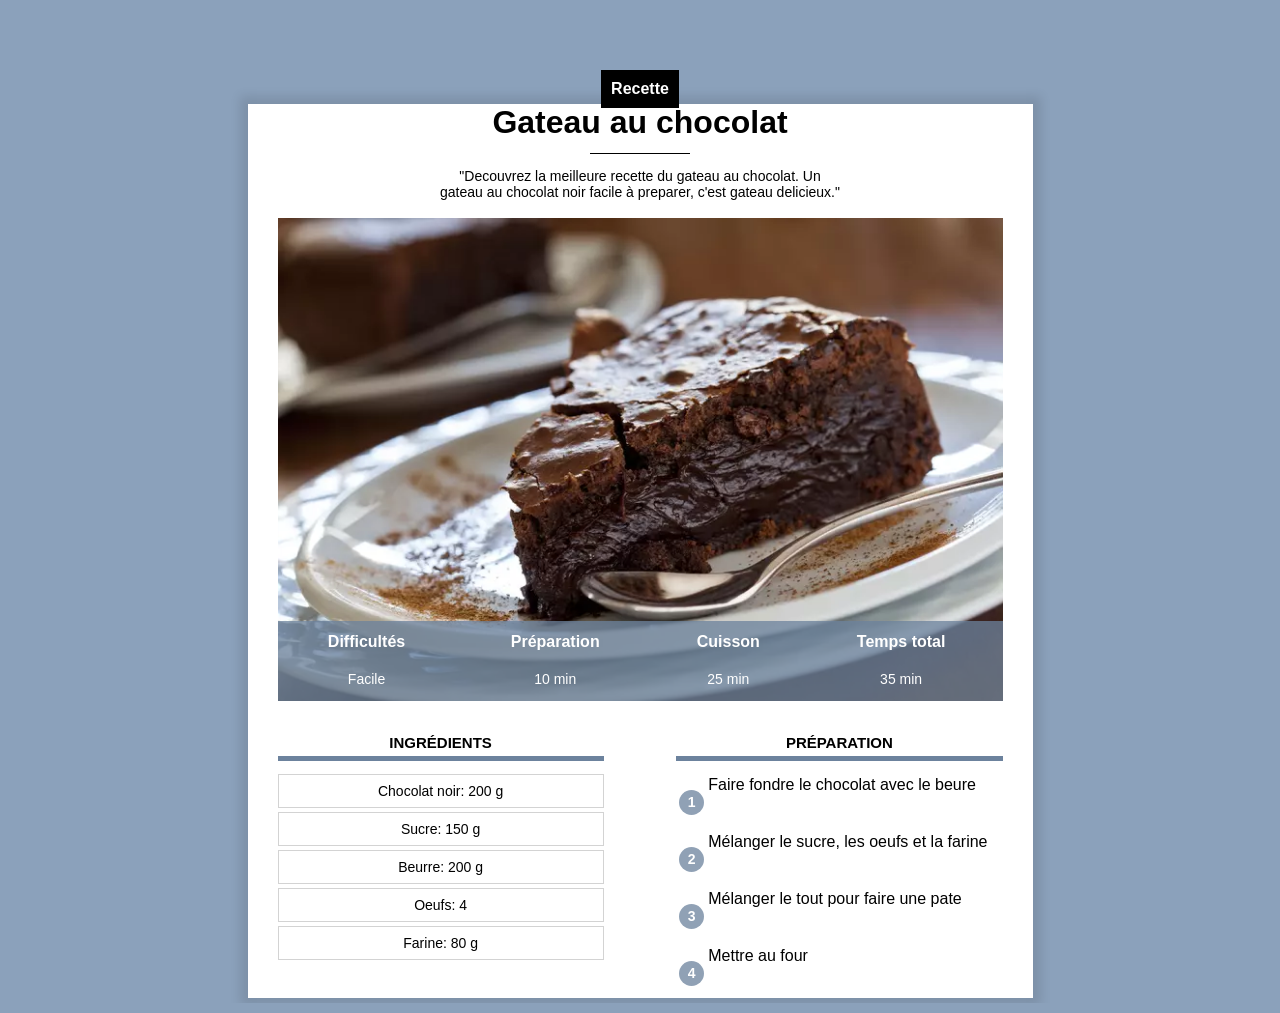
<file: index.html>
<!DOCTYPE html>
<html lang="fr">
<head>
    <titre></titre>
    <meta charset="UTF-8">
    <meta name="viewport" content="width=device-width, initial-scale=1.0">
    <link rel="stylesheet" href="recette.css"/>
</head>
<body>
    <div class="centre categorie">
        <p class="categorie">Recette</p>
    </div>

    <div class="contenu">
        <h1>Gateau au chocolat</h1>

     <div class="separateur"></div>
    <!--LE CONTENU DE MA PAGE-->

    <div class="centre">
    <p class="description">"Decouvrez la meilleure recette du gateau au chocolat. Un gateau au chocolat noir facile à preparer, c'est gateau delicieux."</p>
    </div>

    <div class="info">
         <img class="centre" style="display: block"; src="gateau.jpg">

    <!--TABLES:
               TR: Table row(ligne)
                  th: table header(titre)
                  td: table data, données(cellule)
    -->
    <table class="info">
        <tr>
            <th>Difficultés</th>
            <th>Préparation</th>
            <th>Cuisson</th>
            <th>Temps total</th>
        </tr>
        <tr>
            <td>Facile</td>
            <td>10 min</td>
            <td>25 min</td>
            <td>35 min</td>
        </tr>
    </table>
   </div>
            <!--LISTES
                 Liste non ordonnée: unordered list (ul)
                Liste ordonnée: ordered list (ol)
                 Element: List item (li)
              -->
    <dv>
    <div class="colonne1 colonne">
        <h2>Ingrédients</h2>
      <div class="temples">
         <p>Chocolat noir: 200 g</p>
         <p>Sucre: 150 g</p>
         <p>Beurre: 200 g</p>
          <p>Oeufs: 4</p>
          <p>Farine: 80 g</p>
      </div>
    </div>

    <div class="colonne2 colonne">
        <h2>Préparation</h2>
    <table class="services">
        <tr><td><p class="numero">1</p></td><td class="servive_etape">Faire fondre le chocolat avec le beure</td></tr>
        <tr><td><p class="numero">2</p></td><td class="servive_etape">Mélanger le sucre, les oeufs et la farine</td></tr>
        <tr><td><p class="numero">3</p></td><td class="servive_etape">Mélanger le tout pour faire une pate</td></tr>
        <tr><td><p class="numero">4</p></td><td class="servive_etape">Mettre au four</td></tr>
    </table>
  </div>
</div>
</div>
</dv>
</body>

</html>
</file>
<file: recette.css>
* {
    overflow: auto;
}

body {
    background-color: #8BA1BB;
    font-family: Arial;
    margin: 10px;
}

div.contenu {
    background-color: white;
    margin: 0px 10px 40px 10px;
    padding: 30px 8px 30px 8px;
    min-width: 350px; 
    box-shadow: 0px 0px 10px 8px rgba(0, 0, 0, 0.1);
    overflow: visible;
}
h1 {
    text-align: center;
    margin-bottom: 12px;
    margin-top: 10px;
}

p.description {
    text-align: center;
    max-width: 400px;
    display: inline-block;
    font-size: 14px;
}

.centre {
    text-align: center;
    width: 100%;
}

p.categorie {
    background-color: black;
    color: white;
    display: inline-block;
    margin-top: 0px;
    padding: 10px 10px;
    margin-bottom: 0px;
    font-weight: bold;
    font-size: 16px;
}

div.categorie {
    margin-bottom: -18px;
    margin-top: 60px;
}

div.separateur {
    width: 100px;
    height: 1px;
    background-color: black;
    margin:auto
}

div.info {
    position: relative; 
}


table.info {
    position: absolute; 
    bottom: 0; 
    width: 100%; 
    color: white; 
    background-color: #6C829DC0; 
    height: 80px
}

table.info td {
    text-align: center;
    font-size: 14px;
    vertical-align: top;
}

table.info th {
    font-size: 14px;
    padding-bottom: 8px;  
}

div.colonne {
    width: 100%;
    margin-top: 20px;
}

div.colonne h2 {
    text-align: center;
    text-transform: uppercase;
    font-size: 15px;
    border-bottom: 5px solid #6C829D;
    padding-bottom: 5px;
}

div.colonne1 {

    display: inline-block;
  }

  div.temples p {
     text-align: center;
     font-size: 14px;
     border: 1px solid lightgray;
     padding: 8px 0px;
     margin-top: 1px;
     margin-bottom: 4px;
  }

  table.services p.numero {
    background-color: #6C829DC0; 
    color: white;
    width: 25px;
    height: 25px;
    text-align: center;
    font-size: 14px;
    font-weight: bold;
    padding-top: 4px;
    box-sizing: border-box;
    border-radius: 50%;
  }

  table.services td {
       vertical-align: top;
  }

  table.service td.services_etape {
     font-size: 14px;
     padding-left: 5px;
     padding-bottom: 5px;
  }

  table.services tr {
     height: 40px;
}

/* Style pour ordinateur */
@media only screen and (min-width: 768px) {
    div.contenu {
       margin: 60px 10% 80px 10%;
       padding: 0px 30px 30px 30px;
       min-width: 350px;
    }
    }

table.info th {
    font-size: 16px;
}
    
div.colonne {
    width: 45%;
  
}

div.colonne1 {
       margin-right: 10%; 
  }

  div.colonne2 {
    float: right;
  }

  @media only screen and (min-width: 900px) {
    div.contenu {
       margin-left: auto;
       margin-right: auto;
       margin-top: auto;
       margin-bottom: auto;
       width: 725px;
    }
    }
</file>
